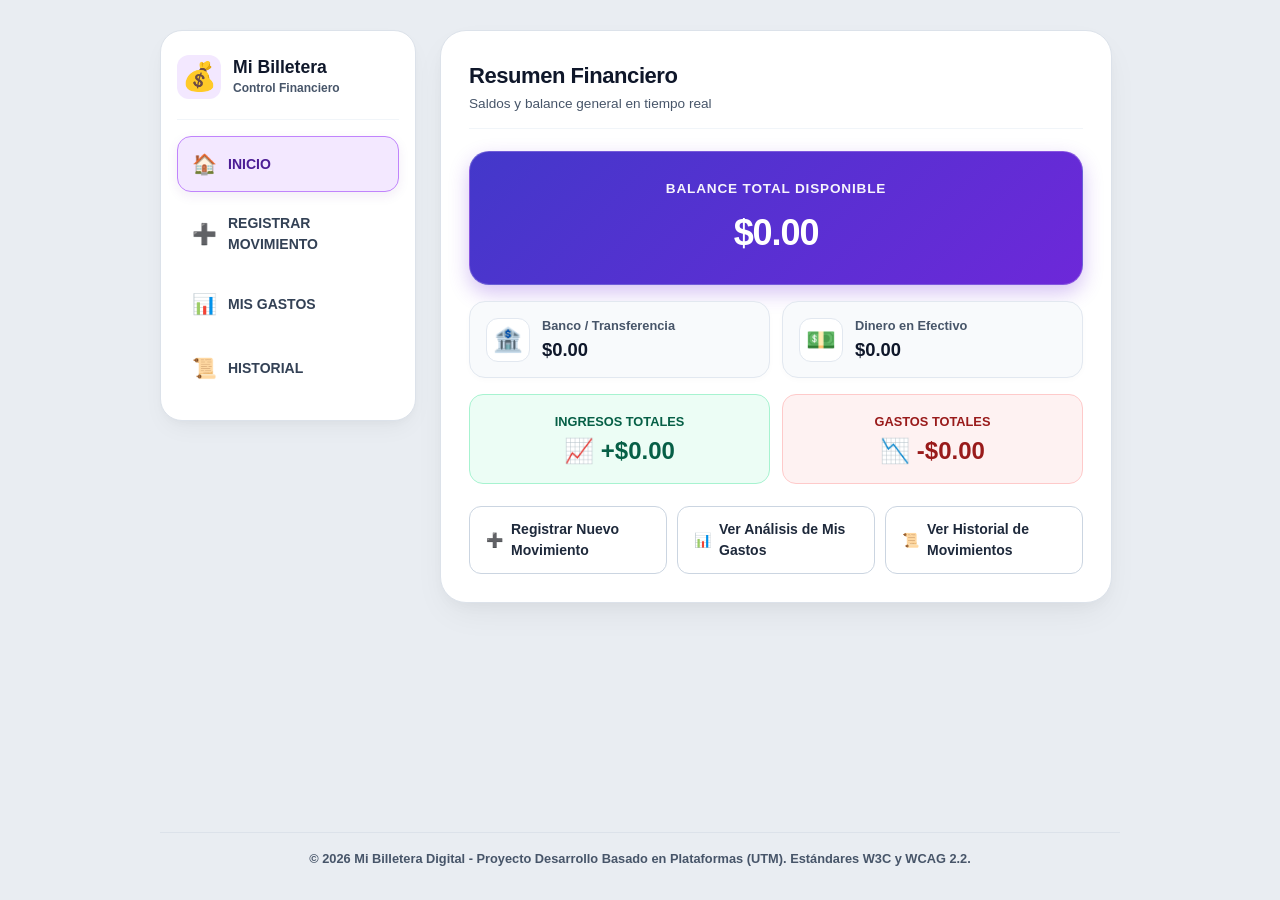
<file: index.html>
<!DOCTYPE html>
<html lang="es">
<head>
  <meta charset="UTF-8">
  <meta name="viewport" content="width=device-width, initial-scale=1.0">
  <meta name="description" content="Mi Billetera Digital - Control de gastos personales, balance en tiempo real y registro de transacciones.">
  <title>Mi Billetera Digital - Inicio y Resumen Financiero</title>
  <link rel="stylesheet" href="style.css">
</head>
<body>

  <!-- Enlace accesible para saltar directo al contenido (WCAG 2.4.1) -->
  <a href="#contenido-principal" class="saltar-enlace">Saltar al contenido principal</a>

  <div class="layout-dashboard">
    
    <!-- BARRA LATERAL CON NAVEGACIÓN SEMÁNTICA (WCAG 1.3.1) -->
    <aside class="sidebar-lateral" aria-label="Barra lateral">
      <div class="sidebar-marca">
        <div class="sidebar-logo" aria-hidden="true">💰</div>
        <div>
          <span class="sidebar-titulo">Mi Billetera</span>
          <span class="sidebar-subtitulo">Control Financiero</span>
        </div>
      </div>

      <nav class="sidebar-menu" aria-label="Menú principal">
        <a href="index.html" class="sidebar-item activo" aria-current="page">
          <span class="item-icono" aria-hidden="true">🏠</span>
          <span>INICIO</span>
        </a>
        <a href="registrar_movimiento.html" class="sidebar-item">
          <span class="item-icono" aria-hidden="true">➕</span>
          <span>REGISTRAR MOVIMIENTO</span>
        </a>
        <a href="mis_gastos.html" class="sidebar-item">
          <span class="item-icono" aria-hidden="true">📊</span>
          <span>MIS GASTOS</span>
        </a>
        <a href="historial.html" class="sidebar-item">
          <span class="item-icono" aria-hidden="true">📜</span>
          <span>HISTORIAL</span>
        </a>
      </nav>
    </aside>

    <!-- CONTENIDO PRINCIPAL DE LA VISTA INICIO -->
    <main id="contenido-principal" class="contenido-principal">
      <header class="header-tarjeta">
        <div>
          <h1>Resumen Financiero</h1>
          <p class="subtitulo-tarjeta">Saldos y balance general en tiempo real</p>
        </div>
      </header>

      <!-- Tarjeta principal de Balance Total -->
      <section class="tarjeta-balance-total" aria-labelledby="etiqueta-balance-total">
        <span id="etiqueta-balance-total" class="etiqueta-balance">Balance Total Disponible</span>
        <h2 id="balance-total">$0.00</h2>
      </section>

      <!-- Dinero en Banco vs Dinero en Efectivo -->
      <section class="fila-cuentas" aria-label="Desglose por cuentas">
        <div class="tarjeta-cuenta">
          <div class="icono-cuenta" aria-hidden="true">🏦</div>
          <div class="info-cuenta">
            <span class="nombre-cuenta">Banco / Transferencia</span>
            <span id="saldo-banco" class="saldo-monto">$0.00</span>
          </div>
        </div>

        <div class="tarjeta-cuenta">
          <div class="icono-cuenta" aria-hidden="true">💵</div>
          <div class="info-cuenta">
            <span class="nombre-cuenta">Dinero en Efectivo</span>
            <span id="saldo-efectivo" class="saldo-monto">$0.00</span>
          </div>
        </div>
      </section>

      <!-- Resumen de Ingresos y Gastos -->
      <section class="fila-resumen-rapido" aria-label="Resumen de ingresos y gastos">
        <div class="caja-resumen-mini ingresos">
          <span>Ingresos Totales</span>
          <h2 id="total-ingresos">📈 +$0.00</h2>
        </div>

        <div class="caja-resumen-mini gastos">
          <span>Gastos Totales</span>
          <h2 id="total-gastos">📉 -$0.00</h2>
        </div>
      </section>

      <!-- Botones de Acceso Rápido -->
      <section class="accesos-rapidos" aria-label="Accesos directos">
        <a href="registrar_movimiento.html" class="btn-acceso">
          <span aria-hidden="true">➕</span> Registrar Nuevo Movimiento
        </a>
        <a href="mis_gastos.html" class="btn-acceso">
          <span aria-hidden="true">📊</span> Ver Análisis de Mis Gastos
        </a>
        <a href="historial.html" class="btn-acceso">
          <span aria-hidden="true">📜</span> Ver Historial de Movimientos
        </a>
      </section>
    </main>

  </div>

  <!-- PIE DE PÁGINA SEMÁNTICO (WCAG 1.3.1) -->
  <footer class="footer-global">
    <p>&copy; 2026 Mi Billetera Digital - Proyecto Desarrollo Basado en Plataformas (UTM). Estándares W3C y WCAG 2.2.</p>
  </footer>

  <script src="app.js"></script>
</body>
</html>
</file>
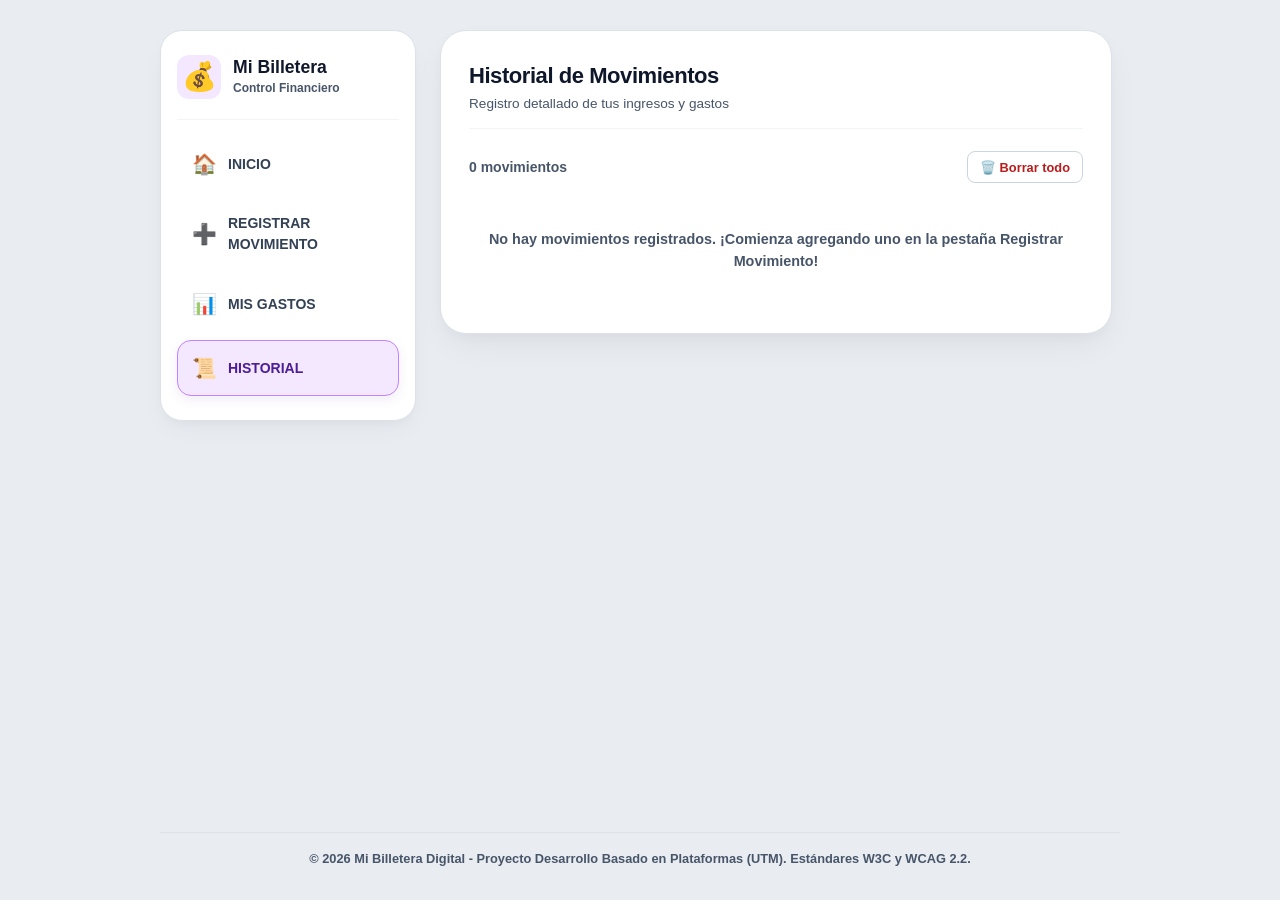
<file: historial.html>
<!DOCTYPE html>
<html lang="es">
<head>
  <meta charset="UTF-8">
  <meta name="viewport" content="width=device-width, initial-scale=1.0">
  <meta name="description" content="Historial completo de movimientos financieros con opción de eliminación y recálculo automático.">
  <title>Mi Billetera Digital - Historial de Movimientos</title>
  <link rel="stylesheet" href="style.css">
</head>
<body>

  <!-- Enlace accesible para saltar directo al contenido (WCAG 2.4.1) -->
  <a href="#contenido-principal" class="saltar-enlace">Saltar al contenido principal</a>

  <div class="layout-dashboard">
    
    <!-- BARRA LATERAL CON NAVEGACIÓN SEMÁNTICA -->
    <aside class="sidebar-lateral" aria-label="Barra lateral">
      <div class="sidebar-marca">
        <div class="sidebar-logo" aria-hidden="true">💰</div>
        <div>
          <span class="sidebar-titulo">Mi Billetera</span>
          <span class="sidebar-subtitulo">Control Financiero</span>
        </div>
      </div>

      <nav class="sidebar-menu" aria-label="Menú principal">
        <a href="index.html" class="sidebar-item">
          <span class="item-icono" aria-hidden="true">🏠</span>
          <span>INICIO</span>
        </a>
        <a href="registrar_movimiento.html" class="sidebar-item">
          <span class="item-icono" aria-hidden="true">➕</span>
          <span>REGISTRAR MOVIMIENTO</span>
        </a>
        <a href="mis_gastos.html" class="sidebar-item">
          <span class="item-icono" aria-hidden="true">📊</span>
          <span>MIS GASTOS</span>
        </a>
        <a href="historial.html" class="sidebar-item activo" aria-current="page">
          <span class="item-icono" aria-hidden="true">📜</span>
          <span>HISTORIAL</span>
        </a>
      </nav>
    </aside>

    <!-- CONTENIDO PRINCIPAL: HISTORIAL -->
    <main id="contenido-principal" class="contenido-principal">
      <header class="header-tarjeta">
        <div>
          <h1>Historial de Movimientos</h1>
          <p class="subtitulo-tarjeta">Registro detallado de tus ingresos y gastos</p>
        </div>
      </header>

      <!-- Barra con contador y opción de limpiar -->
      <section class="acciones-historial" aria-label="Acciones del historial">
        <span id="contador-movimientos" class="contador-movimientos" aria-live="polite">0 movimientos</span>
        <button type="button" id="btn-limpiar-todo" class="btn-limpiar">🗑️ Borrar todo</button>
      </section>

      <!-- Lista del historial accesible -->
      <section aria-labelledby="titulo-lista-movimientos">
        <h2 id="titulo-lista-movimientos" class="sr-only" style="position: absolute; width: 1px; height: 1px; padding: 0; margin: -1px; overflow: hidden; clip: rect(0, 0, 0, 0); border: 0;">Lista de transacciones</h2>
        
        <ul id="lista-historial" class="lista-historial-ul" aria-live="polite">
          <!-- Generado dinámicamente con JavaScript -->
        </ul>

        <p id="mensaje-vacio" class="mensaje-vacio">
          No hay movimientos registrados. ¡Comienza agregando uno en la pestaña <strong>Registrar Movimiento</strong>!
        </p>
      </section>
    </main>

  </div>

  <!-- PIE DE PÁGINA SEMÁNTICO (WCAG 1.3.1) -->
  <footer class="footer-global">
    <p>&copy; 2026 Mi Billetera Digital - Proyecto Desarrollo Basado en Plataformas (UTM). Estándares W3C y WCAG 2.2.</p>
  </footer>

  <script src="app.js"></script>
</body>
</html>
</file>
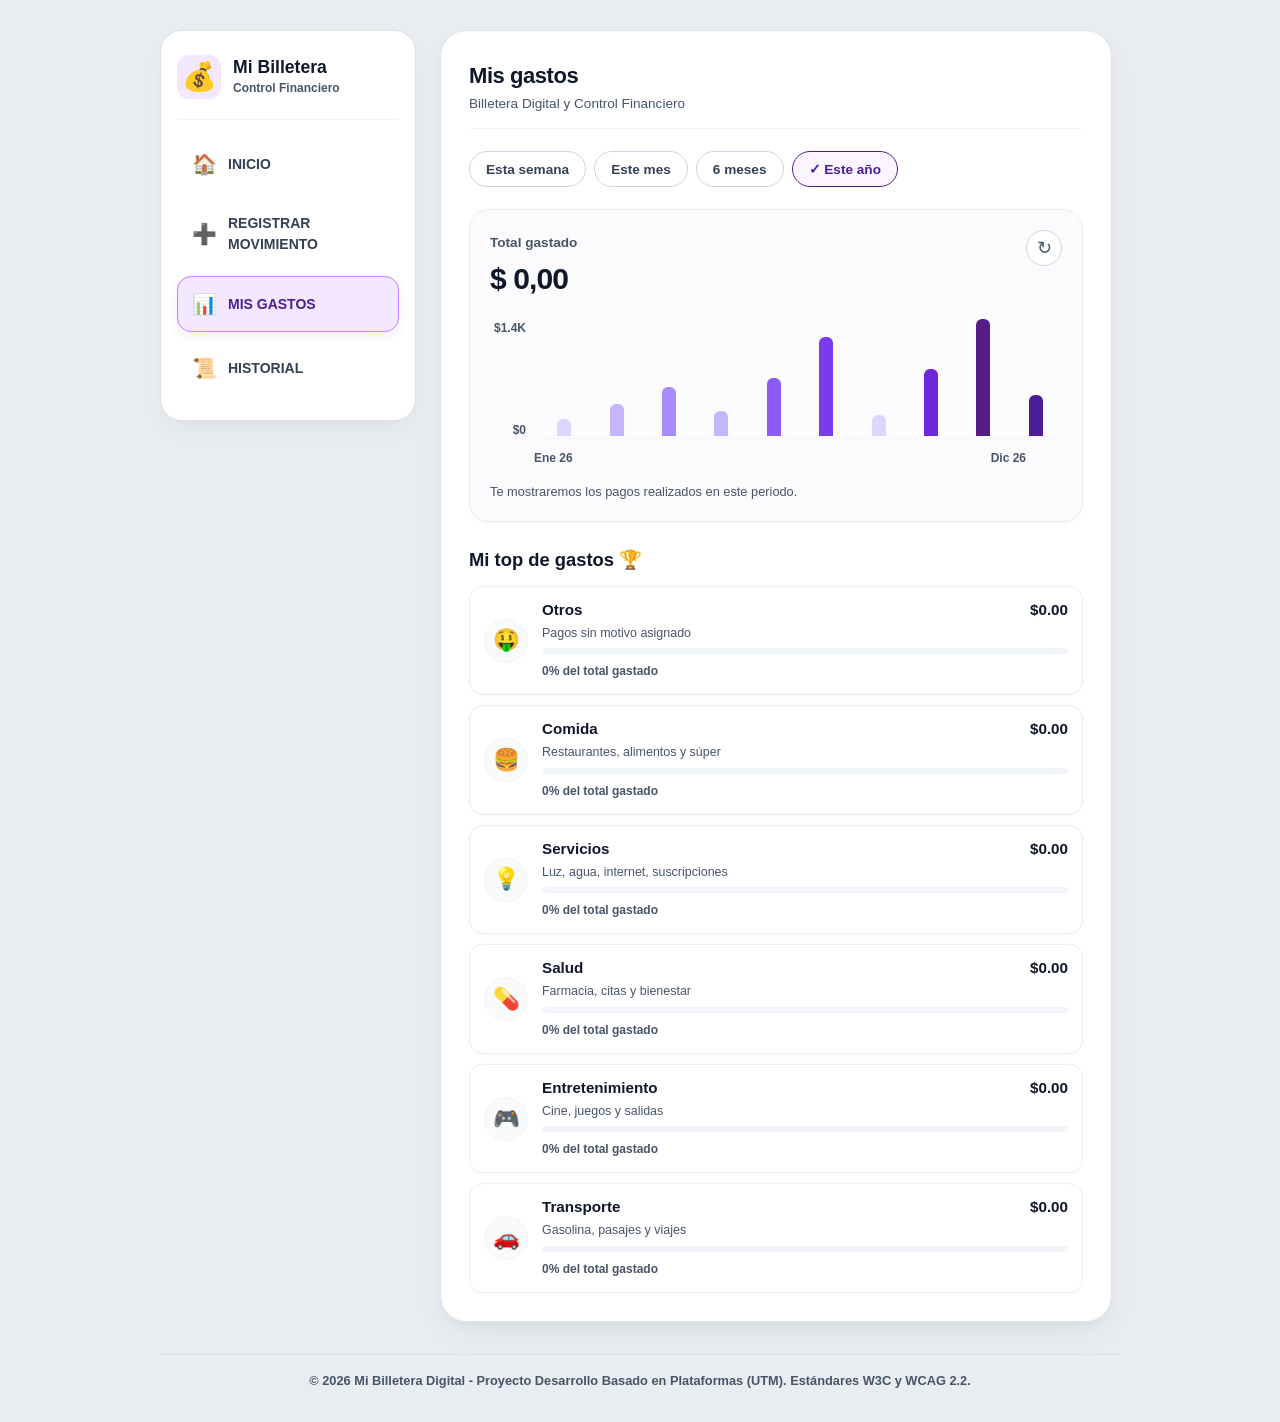
<file: mis_gastos.html>
<!DOCTYPE html>
<html lang="es">
<head>
  <meta charset="UTF-8">
  <meta name="viewport" content="width=device-width, initial-scale=1.0">
  <meta name="description" content="Análisis visual de gastos por categorías y filtros de periodos temporales conforme a WCAG 2.2.">
  <title>Mi Billetera Digital - Mis Gastos</title>
  <link rel="stylesheet" href="style.css">
</head>
<body>

  <!-- Enlace accesible para saltar directo al contenido (WCAG 2.4.1) -->
  <a href="#contenido-principal" class="saltar-enlace">Saltar al contenido principal</a>

  <div class="layout-dashboard">
    
    <!-- BARRA LATERAL CON NAVEGACIÓN SEMÁNTICA -->
    <aside class="sidebar-lateral" aria-label="Barra lateral">
      <div class="sidebar-marca">
        <div class="sidebar-logo" aria-hidden="true">💰</div>
        <div>
          <span class="sidebar-titulo">Mi Billetera</span>
          <span class="sidebar-subtitulo">Control Financiero</span>
        </div>
      </div>

      <nav class="sidebar-menu" aria-label="Menú principal">
        <a href="index.html" class="sidebar-item">
          <span class="item-icono" aria-hidden="true">🏠</span>
          <span>INICIO</span>
        </a>
        <a href="registrar_movimiento.html" class="sidebar-item">
          <span class="item-icono" aria-hidden="true">➕</span>
          <span>REGISTRAR MOVIMIENTO</span>
        </a>
        <a href="mis_gastos.html" class="sidebar-item activo" aria-current="page">
          <span class="item-icono" aria-hidden="true">📊</span>
          <span>MIS GASTOS</span>
        </a>
        <a href="historial.html" class="sidebar-item">
          <span class="item-icono" aria-hidden="true">📜</span>
          <span>HISTORIAL</span>
        </a>
      </nav>
    </aside>

    <!-- CONTENIDO PRINCIPAL: ANÁLISIS DE GASTOS -->
    <main id="contenido-principal" class="contenido-principal">
      <header class="header-tarjeta">
        <div>
          <h1>Mis gastos</h1>
          <p class="subtitulo-tarjeta">Billetera Digital y Control Financiero</p>
        </div>
      </header>

      <!-- Filtros de tiempo accesibles -->
      <section class="filtros-tiempo" id="filtros-tiempo" aria-label="Filtros de periodo temporal">
        <button type="button" class="pildora-tiempo" data-filtro="semana" aria-pressed="false">Esta semana</button>
        <button type="button" class="pildora-tiempo" data-filtro="mes" aria-pressed="false">Este mes</button>
        <button type="button" class="pildora-tiempo" data-filtro="6meses" aria-pressed="false">6 meses</button>
        <button type="button" class="pildora-tiempo activa" data-filtro="ano" aria-pressed="true">✓ Este año</button>
      </section>

      <!-- Tarjeta Total Gastado + Gráfico de barras conforme a W3C (sin style inline) -->
      <section class="tarjeta-grafico-gastos" aria-labelledby="etiqueta-total-gastado">
        <div class="encabezado-tarjeta-gasto">
          <div>
            <span id="etiqueta-total-gastado" class="texto-secundario">Total gastado</span>
            <h2 id="total-gastado-periodo">$ 0,00</h2>
          </div>
          <button type="button" class="btn-recargar" id="btn-recargar" aria-label="Actualizar datos del periodo">↻</button>
        </div>

        <!-- Gráfico de barras visual -->
        <div class="grafico-barras-contenedor" aria-hidden="true">
          <div class="eje-y">
            <span>$1.4K</span>
            <span>$0</span>
          </div>
          <div class="barras-fila">
            <div class="barra-columna"><div class="barra barra-altura-1"></div></div>
            <div class="barra-columna"><div class="barra barra-altura-2"></div></div>
            <div class="barra-columna"><div class="barra barra-altura-3"></div></div>
            <div class="barra-columna"><div class="barra barra-altura-4"></div></div>
            <div class="barra-columna"><div class="barra barra-altura-5"></div></div>
            <div class="barra-columna"><div class="barra barra-altura-6"></div></div>
            <div class="barra-columna"><div class="barra barra-altura-7"></div></div>
            <div class="barra-columna"><div class="barra barra-altura-8"></div></div>
            <div class="barra-columna"><div class="barra barra-altura-9"></div></div>
            <div class="barra-columna"><div class="barra barra-altura-10"></div></div>
          </div>
        </div>

        <div class="eje-x" aria-hidden="true">
          <span>Ene 26</span>
          <span>Dic 26</span>
        </div>

        <p class="nota-periodo">Te mostraremos los pagos realizados en este periodo.</p>
      </section>

      <!-- Sección Mi top de gastos -->
      <section class="bloque-top-gastos" aria-labelledby="titulo-top-gastos">
        <h2 id="titulo-top-gastos" class="titulo-top-gastos">Mi top de gastos 🏆</h2>
        
        <div id="lista-top-gastos" class="lista-top-gastos" role="region" aria-live="polite">
          <!-- Generado dinámicamente con JavaScript -->
        </div>
      </section>
    </main>

  </div>

  <!-- PIE DE PÁGINA SEMÁNTICO (WCAG 1.3.1) -->
  <footer class="footer-global">
    <p>&copy; 2026 Mi Billetera Digital - Proyecto Desarrollo Basado en Plataformas (UTM). Estándares W3C y WCAG 2.2.</p>
  </footer>

  <script src="app.js"></script>
</body>
</html>
</file>
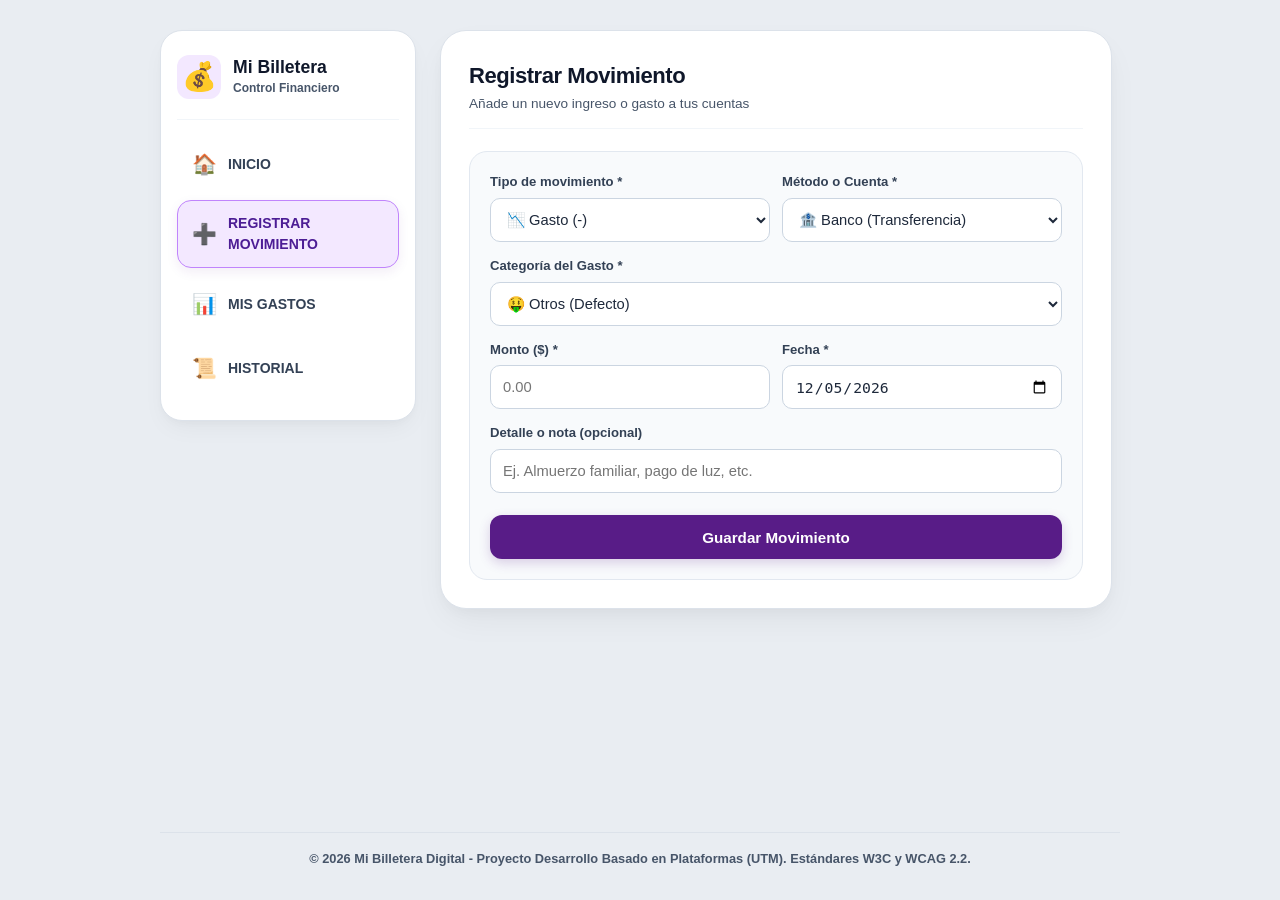
<file: registrar_movimiento.html>
<!DOCTYPE html>
<html lang="es">
<head>
  <meta charset="UTF-8">
  <meta name="viewport" content="width=device-width, initial-scale=1.0">
  <meta name="description" content="Formulario para registrar ingresos y gastos con validación en JavaScript y accesibilidad WCAG 2.2.">
  <title>Mi Billetera Digital - Registrar Movimiento</title>
  <link rel="stylesheet" href="style.css">
</head>
<body>

  <!-- Enlace accesible para saltar directo al contenido (WCAG 2.4.1) -->
  <a href="#contenido-principal" class="saltar-enlace">Saltar al contenido principal</a>

  <div class="layout-dashboard">
    
    <!-- BARRA LATERAL CON NAVEGACIÓN SEMÁNTICA -->
    <aside class="sidebar-lateral" aria-label="Barra lateral">
      <div class="sidebar-marca">
        <div class="sidebar-logo" aria-hidden="true">💰</div>
        <div>
          <span class="sidebar-titulo">Mi Billetera</span>
          <span class="sidebar-subtitulo">Control Financiero</span>
        </div>
      </div>

      <nav class="sidebar-menu" aria-label="Menú principal">
        <a href="index.html" class="sidebar-item">
          <span class="item-icono" aria-hidden="true">🏠</span>
          <span>INICIO</span>
        </a>
        <a href="registrar_movimiento.html" class="sidebar-item activo" aria-current="page">
          <span class="item-icono" aria-hidden="true">➕</span>
          <span>REGISTRAR MOVIMIENTO</span>
        </a>
        <a href="mis_gastos.html" class="sidebar-item">
          <span class="item-icono" aria-hidden="true">📊</span>
          <span>MIS GASTOS</span>
        </a>
        <a href="historial.html" class="sidebar-item">
          <span class="item-icono" aria-hidden="true">📜</span>
          <span>HISTORIAL</span>
        </a>
      </nav>
    </aside>

    <!-- CONTENIDO PRINCIPAL: FORMULARIO -->
    <main id="contenido-principal" class="contenido-principal">
      <header class="header-tarjeta">
        <div>
          <h1>Registrar Movimiento</h1>
          <p class="subtitulo-tarjeta">Añade un nuevo ingreso o gasto a tus cuentas</p>
        </div>
      </header>

      <!-- Mensajes accesibles con ARIA live regions (WCAG 3.3.1 y 4.1.3) -->
      <div id="alerta-exito" class="alerta-exito" role="status" aria-live="polite">
        ✓ ¡Movimiento guardado exitosamente!
      </div>

      <div id="alerta-error" class="alerta-error" role="alert" aria-live="assertive">
        ⚠ Por favor corrige los errores señalados en el formulario.
      </div>

      <!-- Formulario accesible con validación JavaScript nativa -->
      <section class="formulario-contenedor" aria-labelledby="titulo-seccion-form">
        <h2 id="titulo-seccion-form" class="sr-only" style="position: absolute; width: 1px; height: 1px; padding: 0; margin: -1px; overflow: hidden; clip: rect(0, 0, 0, 0); border: 0;">Datos del movimiento</h2>
        
        <form id="formulario-transaccion" novalidate>
          
          <div class="fila-formulario">
            <!-- Selector Tipo de Movimiento -->
            <div class="campo-grupo">
              <label for="tipo">Tipo de movimiento <span aria-hidden="true">*</span></label>
              <select id="tipo" name="tipo" required aria-required="true">
                <option value="gasto" selected>📉 Gasto (-)</option>
                <option value="ingreso">📈 Ingreso (+)</option>
              </select>
            </div>

            <!-- Selector de Cuenta -->
            <div class="campo-grupo">
              <label for="cuenta">Método o Cuenta <span aria-hidden="true">*</span></label>
              <select id="cuenta" name="cuenta" required aria-required="true">
                <option value="banco">🏦 Banco (Transferencia)</option>
                <option value="efectivo">💵 Dinero en Efectivo</option>
              </select>
            </div>
          </div>

          <!-- Selector de Categoría para Gastos -->
          <div class="campo-grupo" id="grupo-categoria">
            <label for="categoria">Categoría del Gasto <span aria-hidden="true">*</span></label>
            <select id="categoria" name="categoria">
              <option value="Otros" selected>🤑 Otros (Defecto)</option>
              <option value="Comida">🍔 Comida</option>
              <option value="Servicios">💡 Servicios</option>
              <option value="Salud">💊 Salud</option>
              <option value="Entretenimiento">🎮 Entretenimiento</option>
              <option value="Transporte">🚗 Transporte</option>
            </select>
          </div>

          <div class="fila-formulario">
            <!-- Campo de Monto -->
            <div class="campo-grupo">
              <label for="monto">Monto ($) <span aria-hidden="true">*</span></label>
              <input 
                type="number" 
                id="monto" 
                name="monto"
                placeholder="0.00" 
                step="0.01" 
                min="0.01" 
                required 
                aria-required="true"
                aria-describedby="error-monto"
              >
              <span id="error-monto" class="texto-error-campo" role="alert">El monto debe ser un número mayor a 0.00</span>
            </div>

            <!-- Campo de Fecha -->
            <div class="campo-grupo">
              <label for="fecha">Fecha <span aria-hidden="true">*</span></label>
              <input 
                type="date" 
                id="fecha" 
                name="fecha"
                required 
                aria-required="true"
                aria-describedby="error-fecha"
              >
              <span id="error-fecha" class="texto-error-campo" role="alert">Por favor ingresa una fecha válida.</span>
            </div>
          </div>

          <!-- Detalle o Nota opcional -->
          <div class="campo-grupo">
            <label for="descripcion">Detalle o nota (opcional)</label>
            <input 
              type="text" 
              id="descripcion" 
              name="descripcion"
              placeholder="Ej. Almuerzo familiar, pago de luz, etc."
              maxlength="80"
            >
          </div>

          <button type="submit" class="btn-primario" id="btn-agregar">
            Guardar Movimiento
          </button>
        </form>
      </section>
    </main>

  </div>

  <!-- PIE DE PÁGINA SEMÁNTICO (WCAG 1.3.1) -->
  <footer class="footer-global">
    <p>&copy; 2026 Mi Billetera Digital - Proyecto Desarrollo Basado en Plataformas (UTM). Estándares W3C y WCAG 2.2.</p>
  </footer>

  <script src="app.js"></script>
</body>
</html>
</file>
<file: style.css>
/* ========================================================
   PROYECTO: MI BILLETERA DIGITAL - CONTROL DE GASTOS
   UNIVERSIDAD TÉCNICA DE MANABÍ - DESARROLLO BASADO EN PLATAFORMAS
   HOJA DE ESTILOS EXTERNA - CONFORME A ESTÁNDARES W3C Y WCAG 2.2 AA
   ======================================================== */

/* Reset general y configuración de accesibilidad */
*,
*::before,
*::after {
  margin: 0;
  padding: 0;
  box-sizing: border-box;
}

/* Enlace accesible para saltar directo al contenido principal (WCAG 2.4.1) */
.saltar-enlace {
  position: absolute;
  top: -100px;
  left: 1rem;
  background-color: #581c87;
  color: #ffffff;
  padding: 0.75rem 1.25rem;
  border-radius: 0.5rem;
  text-decoration: none;
  font-weight: 700;
  font-size: 0.95rem;
  z-index: 9999;
  transition: top 0.2s ease;
}

.saltar-enlace:focus {
  top: 1rem;
  outline: 3px solid #facc15;
}

/* Indicador de foco visible de alto contraste (WCAG 2.4.7) */
:focus-visible {
  outline: 3px solid #6d28d9;
  outline-offset: 3px;
}

/* Cuerpo con fondo gris claro para generar contraste y relieve */
body {
  background-color: #e9edf2;
  color: #1e293b;
  min-height: 100vh;
  display: flex;
  flex-direction: column;
  justify-content: space-between;
  align-items: center;
  padding: 1.875rem 1rem 1rem 1rem;
  font-family: -apple-system, BlinkMacSystemFont, 'Segoe UI', Roboto, Helvetica, Arial, sans-serif;
  line-height: 1.5;
}

/* Contenedor central tipo dashboard */
.layout-dashboard {
  display: flex;
  width: 100%;
  max-width: 60rem;
  gap: 1.5rem;
  align-items: flex-start;
  margin-bottom: 2rem;
}

/* ========================================================
   BARRA LATERAL / VENTANAS IZQUIERDAS (SIDEBAR - <nav>)
   ======================================================== */
.sidebar-lateral {
  width: 16rem;
  background-color: #ffffff;
  border-radius: 1.375rem;
  padding: 1.5rem 1rem;
  border: 1px solid #dce2ea;
  box-shadow: 0 10px 25px -5px rgba(0, 0, 0, 0.05),
              0 4px 10px -3px rgba(0, 0, 0, 0.03);
  position: sticky;
  top: 1.875rem;
}

.sidebar-marca {
  display: flex;
  align-items: center;
  gap: 0.75rem;
  padding-bottom: 1.25rem;
  margin-bottom: 1rem;
  border-bottom: 1px solid #f1f5f9;
}

.sidebar-logo {
  font-size: 1.75rem;
  background-color: #f3e8ff;
  width: 2.75rem;
  height: 2.75rem;
  border-radius: 0.75rem;
  display: flex;
  align-items: center;
  justify-content: center;
}

.sidebar-titulo {
  font-size: 1.1rem;
  font-weight: 800;
  color: #0f172a;
  line-height: 1.2;
  display: block;
}

.sidebar-subtitulo {
  font-size: 0.75rem;
  color: #475569;
  font-weight: 600;
  display: block;
}

/* Menú de navegación principal (<nav>) */
.sidebar-menu {
  display: flex;
  flex-direction: column;
  gap: 0.5rem;
}

.sidebar-item {
  display: flex;
  align-items: center;
  gap: 0.75rem;
  padding: 0.75rem 0.875rem;
  border-radius: 0.875rem;
  text-decoration: none;
  color: #334155;
  font-size: 0.875rem;
  font-weight: 700;
  border: 1px solid transparent;
  min-height: 2.75rem;
  transition: all 0.2s ease;
}

.sidebar-item .item-icono {
  font-size: 1.25rem;
  width: 1.5rem;
  text-align: center;
}

.sidebar-item:hover {
  background-color: #f8fafc;
  color: #581c87;
  border-color: #e2e8f0;
  transform: translateX(2px);
}

/* Estado activo de la página actual (WCAG 2.4.4 / aria-current) */
.sidebar-item.activo {
  background-color: #f3e8ff;
  color: #4c1d95;
  border-color: #c084fc;
  box-shadow: 0 4px 12px rgba(88, 28, 135, 0.08);
}

/* ========================================================
   CONTENEDOR PRINCIPAL DERECHO (<main>)
   ======================================================== */
.contenido-principal {
  flex: 1;
  background-color: #ffffff;
  border-radius: 1.625rem;
  padding: 1.75rem;
  border: 1px solid #dce2ea;
  box-shadow: 0 14px 35px -6px rgba(0, 0, 0, 0.06),
              0 6px 14px -3px rgba(0, 0, 0, 0.03);
  max-width: 42rem;
}

.header-tarjeta {
  display: flex;
  align-items: center;
  justify-content: space-between;
  margin-bottom: 1.375rem;
  padding-bottom: 0.875rem;
  border-bottom: 1px solid #f1f5f9;
}

.header-tarjeta h1 {
  font-size: 1.375rem;
  font-weight: 800;
  color: #0f172a;
  letter-spacing: -0.02em;
}

.header-tarjeta .subtitulo-tarjeta {
  font-size: 0.85rem;
  color: #475569;
  margin-top: 0.125rem;
  font-weight: 500;
}

/* ========================================================
   VISTA 1: INICIO (BALANCE, BANCO Y EFECTIVO)
   ======================================================== */
.tarjeta-balance-total {
  background: linear-gradient(135deg, #4338ca, #6d28d9);
  color: #ffffff;
  border-radius: 1.25rem;
  padding: 1.5rem;
  text-align: center;
  margin-bottom: 1rem;
  box-shadow: 0 8px 20px rgba(109, 40, 217, 0.28);
  border: 1px solid rgba(255, 255, 255, 0.2);
}

.tarjeta-balance-total .etiqueta-balance {
  font-size: 0.85rem;
  text-transform: uppercase;
  letter-spacing: 0.06em;
  opacity: 0.95;
  font-weight: 700;
}

.tarjeta-balance-total h2 {
  font-size: 2.25rem;
  font-weight: 800;
  margin-top: 0.375rem;
  letter-spacing: -0.03em;
}

.fila-cuentas {
  display: flex;
  gap: 0.75rem;
  margin-bottom: 1rem;
}

.tarjeta-cuenta {
  flex: 1;
  background-color: #f8fafc;
  border: 1px solid #e2e8f0;
  border-radius: 1rem;
  padding: 0.875rem 1rem;
  display: flex;
  align-items: center;
  gap: 0.75rem;
  box-shadow: 0 2px 6px rgba(0, 0, 0, 0.02);
}

.icono-cuenta {
  font-size: 1.5rem;
  background-color: #ffffff;
  border: 1px solid #e2e8f0;
  border-radius: 0.75rem;
  width: 2.75rem;
  height: 2.75rem;
  display: flex;
  align-items: center;
  justify-content: center;
  flex-shrink: 0;
}

.info-cuenta {
  display: flex;
  flex-direction: column;
}

.nombre-cuenta {
  font-size: 0.8rem;
  font-weight: 700;
  color: #475569;
}

.saldo-monto {
  font-size: 1.15rem;
  font-weight: 800;
  color: #0f172a;
}

/* Resumen de Ingresos y Gastos */
.fila-resumen-rapido {
  display: flex;
  gap: 0.75rem;
  margin-bottom: 1.375rem;
}

.caja-resumen-mini {
  flex: 1;
  padding: 0.875rem 1rem;
  border-radius: 0.875rem;
  text-align: center;
  border: 1px solid;
}

.caja-resumen-mini.ingresos {
  background-color: #ecfdf5;
  border-color: #a7f3d0;
  color: #065f46;
}

.caja-resumen-mini.gastos {
  background-color: #fef2f2;
  border-color: #fecaca;
  color: #991b1b;
}

.caja-resumen-mini span {
  font-size: 0.8rem;
  font-weight: 700;
  text-transform: uppercase;
}

.caja-resumen-mini h3 {
  font-size: 1.25rem;
  font-weight: 800;
  margin-top: 0.25rem;
}

/* Botones de Acceso Rápido */
.accesos-rapidos {
  display: flex;
  gap: 0.625rem;
  flex-wrap: wrap;
}

.btn-acceso {
  flex: 1;
  min-width: 11rem;
  min-height: 2.75rem;
  display: flex;
  align-items: center;
  justify-content: center;
  gap: 0.5rem;
  background-color: #ffffff;
  border: 1.5px solid #cbd5e1;
  padding: 0.75rem 1rem;
  border-radius: 0.75rem;
  color: #1e293b;
  font-weight: 700;
  font-size: 0.875rem;
  text-decoration: none;
  transition: all 0.2s ease;
}

.btn-acceso:hover {
  background-color: #581c87;
  border-color: #581c87;
  color: #ffffff;
  transform: translateY(-2px);
  box-shadow: 0 4px 12px rgba(88, 28, 135, 0.15);
}

/* ========================================================
   VISTA 2: MIS GASTOS (FILTROS, TOTAL GASTADO, GRÁFICO, TOP)
   ======================================================== */
.filtros-tiempo {
  display: flex;
  gap: 0.5rem;
  overflow-x: auto;
  padding-bottom: 0.375rem;
  margin-bottom: 1rem;
}

.pildora-tiempo {
  background-color: #ffffff;
  border: 1.5px solid #cbd5e1;
  border-radius: 9999px;
  padding: 0.45rem 1rem;
  font-size: 0.85rem;
  font-weight: 700;
  color: #334155;
  cursor: pointer;
  white-space: nowrap;
  min-height: 2.25rem;
  transition: all 0.2s ease;
}

.pildora-tiempo:hover {
  border-color: #a855f7;
}

.pildora-tiempo.activa {
  border-color: #581c87;
  color: #4c1d95;
  background-color: #faf5ff;
}

.tarjeta-grafico-gastos {
  background-color: #fbfbfd;
  border: 1px solid #e9edf2;
  border-radius: 1.25rem;
  padding: 1.25rem;
  box-shadow: 0 2px 10px rgba(0, 0, 0, 0.02);
  margin-bottom: 1.5rem;
}

.encabezado-tarjeta-gasto {
  display: flex;
  justify-content: space-between;
  align-items: flex-start;
  margin-bottom: 1.125rem;
}

.texto-secundario {
  font-size: 0.85rem;
  color: #475569;
  font-weight: 600;
}

.encabezado-tarjeta-gasto h2 {
  font-size: 1.875rem;
  font-weight: 800;
  color: #0f172a;
  letter-spacing: -0.03em;
  margin-top: 0.125rem;
}

.btn-recargar {
  background-color: #ffffff;
  border: 1.5px solid #cbd5e1;
  border-radius: 50%;
  width: 2.25rem;
  height: 2.25rem;
  min-width: 2.25rem;
  min-height: 2.25rem;
  cursor: pointer;
  font-size: 1.1rem;
  color: #475569;
  display: flex;
  align-items: center;
  justify-content: center;
  transition: all 0.3s ease;
}

.btn-recargar:hover {
  transform: rotate(180deg);
  border-color: #581c87;
  color: #581c87;
}

/* Gráfico de barras conforme a W3C sin estilos en línea */
.grafico-barras-contenedor {
  display: flex;
  height: 7.5rem;
  gap: 0.75rem;
  align-items: flex-end;
  margin-bottom: 0.375rem;
}

.eje-y {
  display: flex;
  flex-direction: column;
  justify-content: space-between;
  height: 100%;
  font-size: 0.75rem;
  color: #475569;
  font-weight: 700;
  text-align: right;
  min-width: 2.25rem;
}

.barras-fila {
  display: flex;
  flex: 1;
  justify-content: space-between;
  align-items: flex-end;
  height: 100%;
  padding-bottom: 0.125rem;
  border-bottom: 1px solid #f1f5f9;
}

.barra-columna {
  flex: 1;
  height: 100%;
  display: flex;
  align-items: flex-end;
  justify-content: center;
  margin: 0 0.2rem;
}

.barra {
  width: 100%;
  max-width: 0.875rem;
  background-color: #581c87;
  border-radius: 0.375rem 0.375rem 0 0;
  transition: height 0.4s ease;
}

/* Clases CSS de alturas y colores para eliminar atributos style en línea */
.barra-altura-1 { height: 15%; background-color: #ddd6fe; }
.barra-altura-2 { height: 28%; background-color: #c4b5fd; }
.barra-altura-3 { height: 42%; background-color: #a78bfa; }
.barra-altura-4 { height: 22%; background-color: #c4b5fd; }
.barra-altura-5 { height: 50%; background-color: #8b5cf6; }
.barra-altura-6 { height: 85%; background-color: #7c3aed; }
.barra-altura-7 { height: 18%; background-color: #ddd6fe; }
.barra-altura-8 { height: 58%; background-color: #6d28d9; }
.barra-altura-9 { height: 100%; background-color: #581c87; }
.barra-altura-10 { height: 35%; background-color: #4c1d95; }

.eje-x {
  display: flex;
  justify-content: space-between;
  font-size: 0.75rem;
  font-weight: 700;
  color: #475569;
  padding: 0.25rem 2.25rem 0.625rem 2.75rem;
}

.nota-periodo {
  font-size: 0.8rem;
  color: #475569;
  margin-top: 0.375rem;
  line-height: 1.4;
}

/* Mi top de gastos */
.titulo-top-gastos {
  font-size: 1.15rem;
  font-weight: 800;
  color: #0f172a;
  margin-bottom: 0.75rem;
}

.lista-top-gastos {
  display: flex;
  flex-direction: column;
  gap: 0.625rem;
}

.tarjeta-categoria-gasto {
  background-color: #ffffff;
  border: 1px solid #e9edf2;
  border-radius: 0.875rem;
  padding: 0.75rem 0.875rem;
  display: flex;
  align-items: center;
  gap: 0.875rem;
  box-shadow: 0 1px 4px rgba(0, 0, 0, 0.02);
}

.icono-categoria-circulo {
  width: 2.75rem;
  height: 2.75rem;
  border-radius: 50%;
  background-color: #f8fafc;
  border: 1px solid #f1f5f9;
  display: flex;
  align-items: center;
  justify-content: center;
  font-size: 1.35rem;
  flex-shrink: 0;
}

.cuerpo-categoria {
  flex: 1;
}

.fila-encabezado-categoria {
  display: flex;
  justify-content: space-between;
  align-items: center;
  margin-bottom: 0.125rem;
}

.nombre-categoria {
  font-size: 0.95rem;
  font-weight: 800;
  color: #0f172a;
}

.monto-categoria {
  font-size: 0.95rem;
  font-weight: 800;
  color: #0f172a;
}

.descripcion-categoria {
  font-size: 0.78rem;
  color: #475569;
  font-weight: 500;
}

.barra-progreso-fondo {
  width: 100%;
  height: 0.375rem;
  background-color: #f1f5f9;
  border-radius: 9999px;
  margin: 0.375rem 0 0.25rem 0;
  overflow: hidden;
}

.barra-progreso-relleno {
  height: 100%;
  background-color: #581c87;
  border-radius: 9999px;
  transition: width 0.3s ease;
}

.porcentaje-texto {
  font-size: 0.75rem;
  color: #475569;
  font-weight: 600;
}

/* ========================================================
   VISTA 3: FORMULARIO REGISTRAR MOVIMIENTO
   ======================================================== */
.formulario-contenedor {
  background-color: #f8fafc;
  border: 1px solid #e2e8f0;
  border-radius: 1.125rem;
  padding: 1.25rem;
}

.fila-formulario {
  display: flex;
  gap: 0.75rem;
}

.campo-grupo {
  display: flex;
  flex-direction: column;
  margin-bottom: 0.875rem;
  flex: 1;
}

.campo-grupo label {
  font-size: 0.82rem;
  font-weight: 700;
  color: #334155;
  margin-bottom: 0.375rem;
}

.campo-grupo input,
.campo-grupo select {
  padding: 0.625rem 0.75rem;
  border: 1.5px solid #cbd5e1;
  border-radius: 0.625rem;
  font-size: 0.92rem;
  color: #1e293b;
  background-color: #ffffff;
  min-height: 2.75rem;
  transition: border-color 0.2s, box-shadow 0.2s;
}

.campo-grupo input:focus,
.campo-grupo select:focus {
  border-color: #6d28d9;
  box-shadow: 0 0 0 3px rgba(109, 40, 217, 0.15);
}

.campo-grupo input.campo-error,
.campo-grupo select.campo-error {
  border-color: #dc2626;
  background-color: #fef2f2;
}

.texto-error-campo {
  font-size: 0.78rem;
  color: #b91c1c;
  font-weight: 700;
  margin-top: 0.25rem;
  display: none;
}

button.btn-primario {
  width: 100%;
  min-height: 2.75rem;
  padding: 0.75rem;
  background-color: #581c87;
  color: #ffffff;
  font-size: 0.95rem;
  font-weight: 700;
  border: none;
  border-radius: 0.75rem;
  cursor: pointer;
  transition: background-color 0.2s, transform 0.1s;
  margin-top: 0.5rem;
  box-shadow: 0 4px 12px rgba(88, 28, 135, 0.2);
}

button.btn-primario:hover {
  background-color: #4c1d95;
}

button.btn-primario:active {
  transform: scale(0.99);
}

/* Alertas accesibles con role="status" y role="alert" (WCAG 3.3.1 y 4.1.3) */
.alerta-exito {
  display: none;
  background-color: #ecfdf5;
  border: 1.5px solid #059669;
  color: #065f46;
  padding: 0.75rem 1rem;
  border-radius: 0.75rem;
  font-size: 0.875rem;
  font-weight: 700;
  margin-bottom: 1rem;
  text-align: center;
}

.alerta-error {
  display: none;
  background-color: #fef2f2;
  border: 1.5px solid #dc2626;
  color: #991b1b;
  padding: 0.75rem 1rem;
  border-radius: 0.75rem;
  font-size: 0.875rem;
  font-weight: 700;
  margin-bottom: 1rem;
  text-align: center;
}

/* ========================================================
   VISTA 4: HISTORIAL DE MOVIMIENTOS
   ======================================================== */
.acciones-historial {
  display: flex;
  justify-content: space-between;
  align-items: center;
  margin-bottom: 0.875rem;
}

.contador-movimientos {
  font-size: 0.875rem;
  color: #475569;
  font-weight: 700;
}

.btn-limpiar {
  background: none;
  border: 1.5px solid #cbd5e1;
  padding: 0.35rem 0.75rem;
  border-radius: 0.5rem;
  font-size: 0.8rem;
  color: #b91c1c;
  cursor: pointer;
  font-weight: 700;
  min-height: 2rem;
  transition: all 0.2s ease;
}

.btn-limpiar:hover {
  background-color: #fee2e2;
  border-color: #fca5a5;
}

.lista-historial-ul {
  list-style: none;
  display: flex;
  flex-direction: column;
  gap: 0.625rem;
  max-height: 30rem;
  overflow-y: auto;
  padding-right: 0.25rem;
}

.lista-historial-ul li {
  display: flex;
  justify-content: space-between;
  align-items: center;
  padding: 0.75rem 0.875rem;
  background-color: #f8fafc;
  border-radius: 0.75rem;
  border: 1px solid #e2e8f0;
  border-left: 5px solid #cbd5e1;
  transition: background-color 0.2s ease;
}

.lista-historial-ul li:hover {
  background-color: #f1f5f9;
}

.lista-historial-ul li.item-ingreso {
  border-left-color: #059669;
}

.lista-historial-ul li.item-gasto {
  border-left-color: #dc2626;
}

.item-info {
  display: flex;
  flex-direction: column;
}

.item-titulo {
  font-weight: 800;
  font-size: 0.92rem;
  color: #0f172a;
}

.item-subtexto {
  font-size: 0.78rem;
  color: #475569;
  display: flex;
  gap: 0.375rem;
  align-items: center;
  margin-top: 0.2rem;
  font-weight: 600;
}

.item-acciones {
  display: flex;
  align-items: center;
  gap: 0.625rem;
}

.badge {
  font-size: 0.85rem;
  font-weight: 800;
  padding: 0.25rem 0.5rem;
  border-radius: 0.5rem;
}

.badge-ingreso {
  background-color: #d1fae5;
  color: #065f46;
}

.badge-gasto {
  background-color: #fee2e2;
  color: #991b1b;
}

.badge-cuenta {
  font-size: 0.75rem;
  background-color: #e2e8f0;
  color: #334155;
  padding: 0.15rem 0.375rem;
  border-radius: 0.375rem;
  font-weight: 700;
}

/* Botón eliminar con tamaño mínimo de toque accesible (WCAG 2.5.8 >= 24x24 px) */
.btn-eliminar {
  background-color: transparent;
  color: #475569;
  border: 1px solid #cbd5e1;
  font-size: 1rem;
  cursor: pointer;
  border-radius: 0.375rem;
  width: 1.75rem;
  height: 1.75rem;
  min-width: 1.75rem;
  min-height: 1.75rem;
  display: flex;
  align-items: center;
  justify-content: center;
  line-height: 1;
  transition: all 0.2s ease;
}

.btn-eliminar:hover {
  color: #ffffff;
  background-color: #dc2626;
  border-color: #dc2626;
}

.mensaje-vacio {
  text-align: center;
  color: #475569;
  font-size: 0.9rem;
  font-weight: 600;
  padding: 2rem 0.625rem;
}

/* ========================================================
   PIE DE PÁGINA SEMÁNTICO (<footer>)
   ======================================================== */
.footer-global {
  width: 100%;
  max-width: 60rem;
  text-align: center;
  padding: 1rem 0.5rem;
  font-size: 0.8rem;
  color: #475569;
  font-weight: 600;
  border-top: 1px solid #dce2ea;
  margin-top: auto;
}

/* ========================================================
   DISEÑO ADAPTABLE (MEDIA QUERIES - WCAG 1.4.10 HASTA 320PX)
   ======================================================== */
@media (max-width: 820px) {
  body {
    padding: 1rem 0.5rem;
  }

  .layout-dashboard {
    flex-direction: column;
    gap: 1rem;
  }

  .sidebar-lateral {
    width: 100%;
    position: static;
    padding: 1rem;
    border-radius: 1rem;
  }

  .sidebar-menu {
    flex-direction: row;
    overflow-x: auto;
    padding-bottom: 0.25rem;
  }

  .sidebar-item {
    white-space: nowrap;
    padding: 0.5rem 0.75rem;
    font-size: 0.8rem;
    min-height: 2.25rem;
  }

  .contenido-principal {
    width: 100%;
    padding: 1.25rem;
    border-radius: 1.25rem;
  }

  .fila-formulario,
  .fila-cuentas,
  .fila-resumen-rapido {
    flex-direction: column;
  }
}

@media (max-width: 480px) {
  .tarjeta-balance-total h2 {
    font-size: 1.85rem;
  }

  .encabezado-tarjeta-gasto h2 {
    font-size: 1.5rem;
  }

  .header-tarjeta h1 {
    font-size: 1.2rem;
  }
}
</file>
